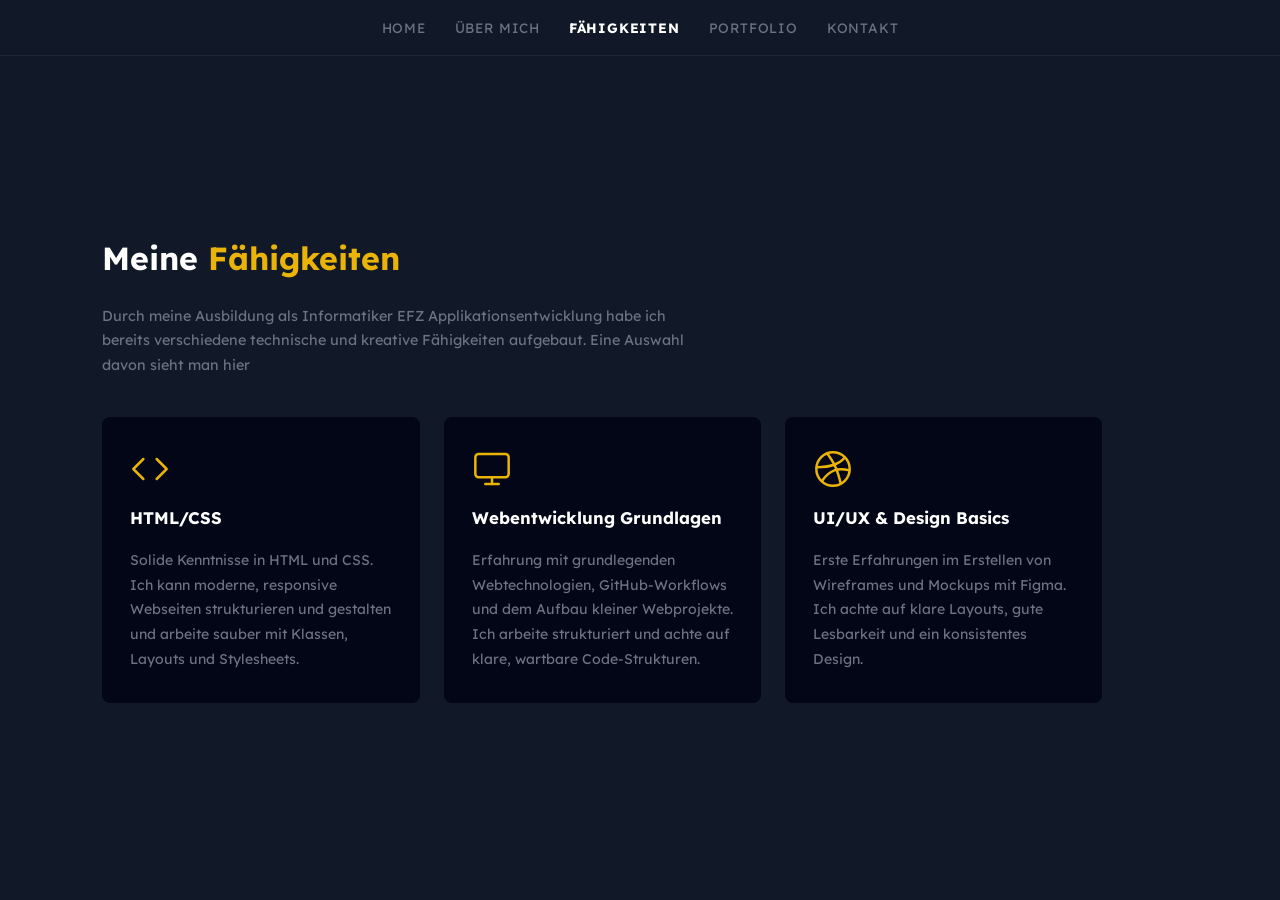
<file: faehigkeiten.html>
<!DOCTYPE html>
<html lang="de">
  <head>
    <meta charset="UTF-8" />
    <meta name="viewport" content="width=device-width, initial-scale=1.0" />
    <title>Silvan Schwarz – Fähigkeiten</title>
    <link rel="preconnect" href="https://fonts.googleapis.com" />
    <link rel="preconnect" href="https://fonts.gstatic.com" crossorigin />
    <link
      href="https://fonts.googleapis.com/css2?family=Lexend+Deca:wght@300;400;500;600;700;800&display=swap"
      rel="stylesheet" />
    <link rel="stylesheet" href="style.css" />
  </head>
  <body>

    <nav class="navbar navbar-faehigkeiten">
      <ul class="nav-list">
        <li><a href="index.html" class="nav-link">HOME</a></li>
        <li><a href="ueber-mich.html" class="nav-link">ÜBER MICH</a></li>
        <li><a href="faehigkeiten.html"
            class="nav-link active">FÄHIGKEITEN</a></li>
        <li><a href="portfolio.html" class="nav-link">PORTFOLIO</a></li>
        <li><a href="kontakt.html" class="nav-link">KONTAKT</a></li>
      </ul>
    </nav>

    <main class="page page-faehigkeiten">

      <div class="section-header">
        <h2 class="section-heading">Meine <span
            class="accent">Fähigkeiten</span></h2>
        <p class="section-subtext">
          Durch meine Ausbildung als Informatiker EFZ Applikationsentwicklung
          habe ich bereits
          verschiedene technische und kreative Fähigkeiten aufgebaut. Eine
          Auswahl davon sieht man hier
        </p>
      </div>

      <div class="skills-grid">

        <div class="skill-card">
          <div class="skill-icon">
            <svg xmlns="http://www.w3.org/2000/svg" width="40" height="40"
              viewBox="0 0 24 24" fill="none" stroke="currentColor"
              stroke-width="1.5" stroke-linecap="round" stroke-linejoin="round">
              <polyline points="16 18 22 12 16 6" />
              <polyline points="8 6 2 12 8 18" />
            </svg>
          </div>
          <h3 class="skill-title">HTML/CSS</h3>
          <p class="skill-text">
            Solide Kenntnisse in HTML und CSS.
            Ich kann moderne, responsive
            Webseiten strukturieren und
            gestalten und arbeite sauber mit
            Klassen, Layouts und Stylesheets.
          </p>
        </div>

        <div class="skill-card">
          <div class="skill-icon">
            <svg xmlns="http://www.w3.org/2000/svg" width="40" height="40"
              viewBox="0 0 24 24" fill="none" stroke="currentColor"
              stroke-width="1.5" stroke-linecap="round" stroke-linejoin="round">
              <rect x="2" y="3" width="20" height="14" rx="2" ry="2" />
              <line x1="8" y1="21" x2="16" y2="21" />
              <line x1="12" y1="17" x2="12" y2="21" />
            </svg>
          </div>
          <h3 class="skill-title">Webentwicklung Grundlagen</h3>
          <p class="skill-text">
            Erfahrung mit grundlegenden
            Webtechnologien,
            GitHub-Workflows und dem Aufbau
            kleiner Webprojekte. Ich arbeite
            strukturiert und achte auf klare,
            wartbare Code-Strukturen.
          </p>
        </div>

        <div class="skill-card">
          <div class="skill-icon">
            <svg xmlns="http://www.w3.org/2000/svg" width="40" height="40"
              viewBox="0 0 24 24" fill="none" stroke="currentColor"
              stroke-width="1.5" stroke-linecap="round" stroke-linejoin="round">
              <circle cx="12" cy="12" r="10" />
              <path
                d="M8.56 2.75c4.37 6.03 6.02 9.42 8.03 17.72m2.54-15.38c-3.72 4.35-8.94 5.66-16.88 5.85m19.5 1.9c-3.5-.93-6.63-.82-8.94 0-2.58.92-5.01 2.86-7.44 6.32" />
            </svg>
          </div>
          <h3 class="skill-title">UI/UX &amp; Design Basics</h3>
          <p class="skill-text">
            Erste Erfahrungen im Erstellen von
            Wireframes und Mockups mit Figma.
            Ich achte auf klare Layouts, gute
            Lesbarkeit und ein konsistentes
            Design.
          </p>
        </div>

      </div>

    </main>

  </body>
</html>
</file>
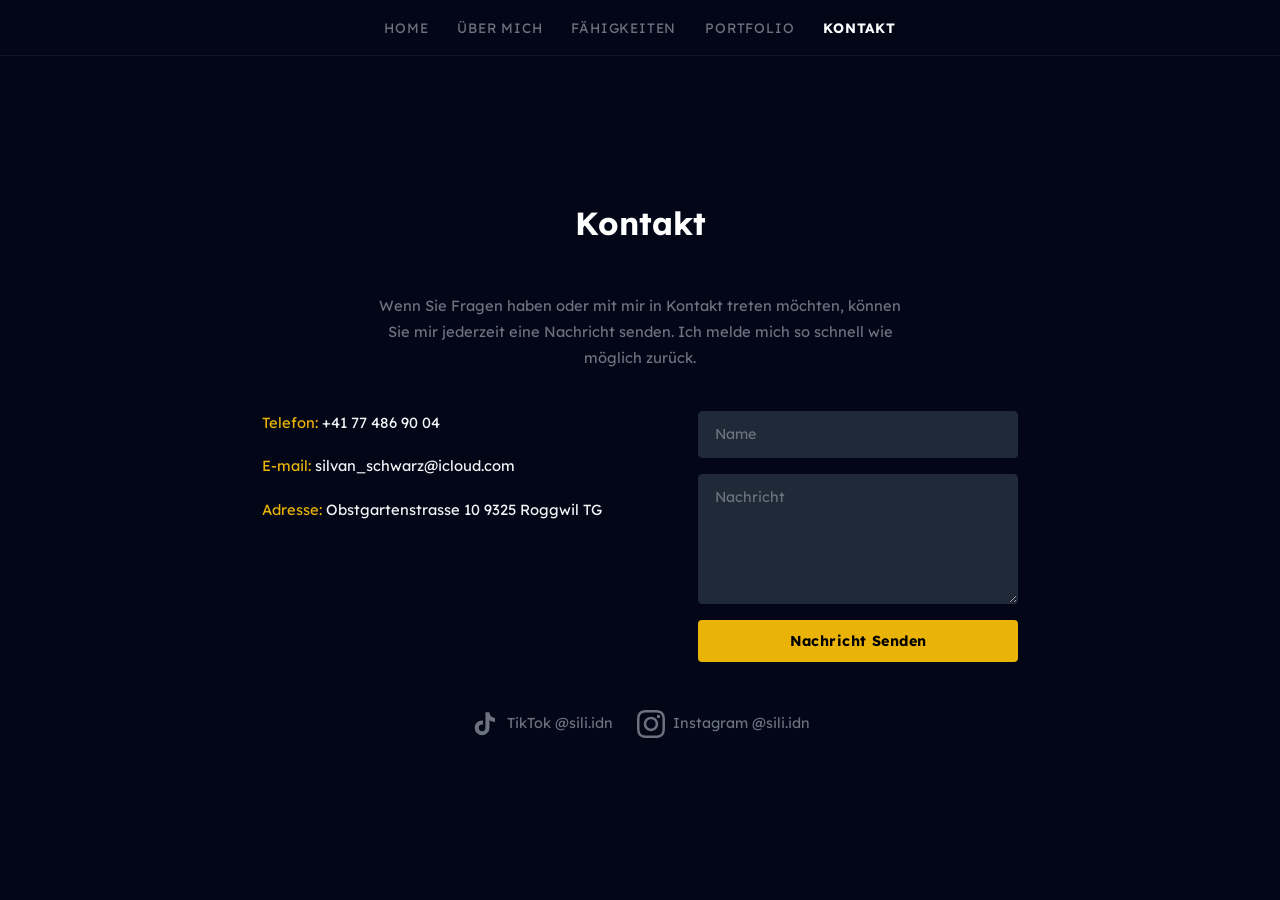
<file: kontakt.html>
<!DOCTYPE html>
<html lang="de">
  <head>
    <meta charset="UTF-8" />
    <meta name="viewport" content="width=device-width, initial-scale=1.0" />
    <title>Silvan Schwarz – Kontakt</title>
    <link rel="preconnect" href="https://fonts.googleapis.com" />
    <link rel="preconnect" href="https://fonts.gstatic.com" crossorigin />
    <link
      href="https://fonts.googleapis.com/css2?family=Lexend+Deca:wght@300;400;500;600;700;800&display=swap"
      rel="stylesheet" />
    <link rel="stylesheet" href="style.css" />
  </head>
  <body>

    <nav class="navbar navbar-kontakt">
      <ul class="nav-list">
        <li><a href="index.html" class="nav-link">HOME</a></li>
        <li><a href="ueber-mich.html" class="nav-link">ÜBER MICH</a></li>
        <li><a href="faehigkeiten.html" class="nav-link">FÄHIGKEITEN</a></li>
        <li><a href="portfolio.html" class="nav-link">PORTFOLIO</a></li>
        <li><a href="kontakt.html" class="nav-link active">KONTAKT</a></li>
      </ul>
    </nav>

    <main class="page page-kontakt">

      <h2 class="section-heading center">Kontakt</h2>
      <p class="kontakt-subtext">
        Wenn Sie Fragen haben oder mit mir in Kontakt treten möchten, können Sie
        mir
        jederzeit eine Nachricht senden. Ich melde mich so schnell wie möglich
        zurück.
      </p>

      <div class="kontakt-wrapper">
        <div class="kontakt-info">
          <p><span class="accent">Telefon:</span> +41 77 486 90 04</p>
          <p><span class="accent">E-mail:</span> silvan_schwarz@icloud.com</p>
          <p><span class="accent">Adresse:</span> Obstgartenstrasse 10 9325
            Roggwil TG</p>
        </div>
        <div class="kontakt-form">
          <input type="text" placeholder="Name" class="form-input" />
          <textarea placeholder="Nachricht" class="form-textarea"></textarea>
          <button class="btn-primary" type="button">Nachricht Senden</button>
        </div>
      </div>

      <div class="social-links">
        <a href="https://www.tiktok.com/@sili.idn" target="_blank"
          rel="noopener" class="social-link">

          <svg class="social-icon" xmlns="http://www.w3.org/2000/svg"
            viewBox="0 0 24 24">
            <path
              d="M19.59 6.69a4.83 4.83 0 01-3.77-4.25V2h-3.45v13.67a2.89 2.89 0 01-2.88 2.5 2.89 2.89 0 01-2.89-2.89 2.89 2.89 0 012.89-2.89c.28 0 .54.04.79.1V9.01a6.33 6.33 0 00-.79-.05 6.34 6.34 0 00-6.34 6.34 6.34 6.34 0 006.34 6.34 6.34 6.34 0 006.33-6.34V8.69a8.18 8.18 0 004.78 1.52V6.76a4.85 4.85 0 01-1.01-.07z" />
          </svg>
          TikTok @sili.idn
        </a>
        <a href="https://www.instagram.com/sili.idn" target="_blank"
          rel="noopener" class="social-link">

          <svg class="social-icon" xmlns="http://www.w3.org/2000/svg"
            viewBox="0 0 24 24">
            <path
              d="M12 2.163c3.204 0 3.584.012 4.85.07 3.252.148 4.771 1.691 4.919 4.919.058 1.265.069 1.645.069 4.849 0 3.205-.012 3.584-.069 4.849-.149 3.225-1.664 4.771-4.919 4.919-1.266.058-1.644.07-4.85.07-3.204 0-3.584-.012-4.849-.07-3.26-.149-4.771-1.699-4.919-4.92-.058-1.265-.07-1.644-.07-4.849 0-3.204.013-3.583.07-4.849.149-3.227 1.664-4.771 4.919-4.919 1.266-.057 1.645-.069 4.849-.069zm0-2.163c-3.259 0-3.667.014-4.947.072-4.358.2-6.78 2.618-6.98 6.98-.059 1.281-.073 1.689-.073 4.948 0 3.259.014 3.668.072 4.948.2 4.358 2.618 6.78 6.98 6.98 1.281.058 1.689.072 4.948.072 3.259 0 3.668-.014 4.948-.072 4.354-.2 6.782-2.618 6.979-6.98.059-1.28.073-1.689.073-4.948 0-3.259-.014-3.667-.072-4.947-.196-4.354-2.617-6.78-6.979-6.98-1.281-.059-1.69-.073-4.949-.073zm0 5.838c-3.403 0-6.162 2.759-6.162 6.162s2.759 6.163 6.162 6.163 6.162-2.759 6.162-6.163c0-3.403-2.759-6.162-6.162-6.162zm0 10.162c-2.209 0-4-1.79-4-4 0-2.209 1.791-4 4-4s4 1.791 4 4c0 2.21-1.791 4-4 4zm6.406-11.845c-.796 0-1.441.645-1.441 1.44s.645 1.44 1.441 1.44c.795 0 1.439-.645 1.439-1.44s-.644-1.44-1.439-1.44z" />
          </svg>
          Instagram @sili.idn
        </a>
      </div>

    </main>

  </body>
</html>
</file>
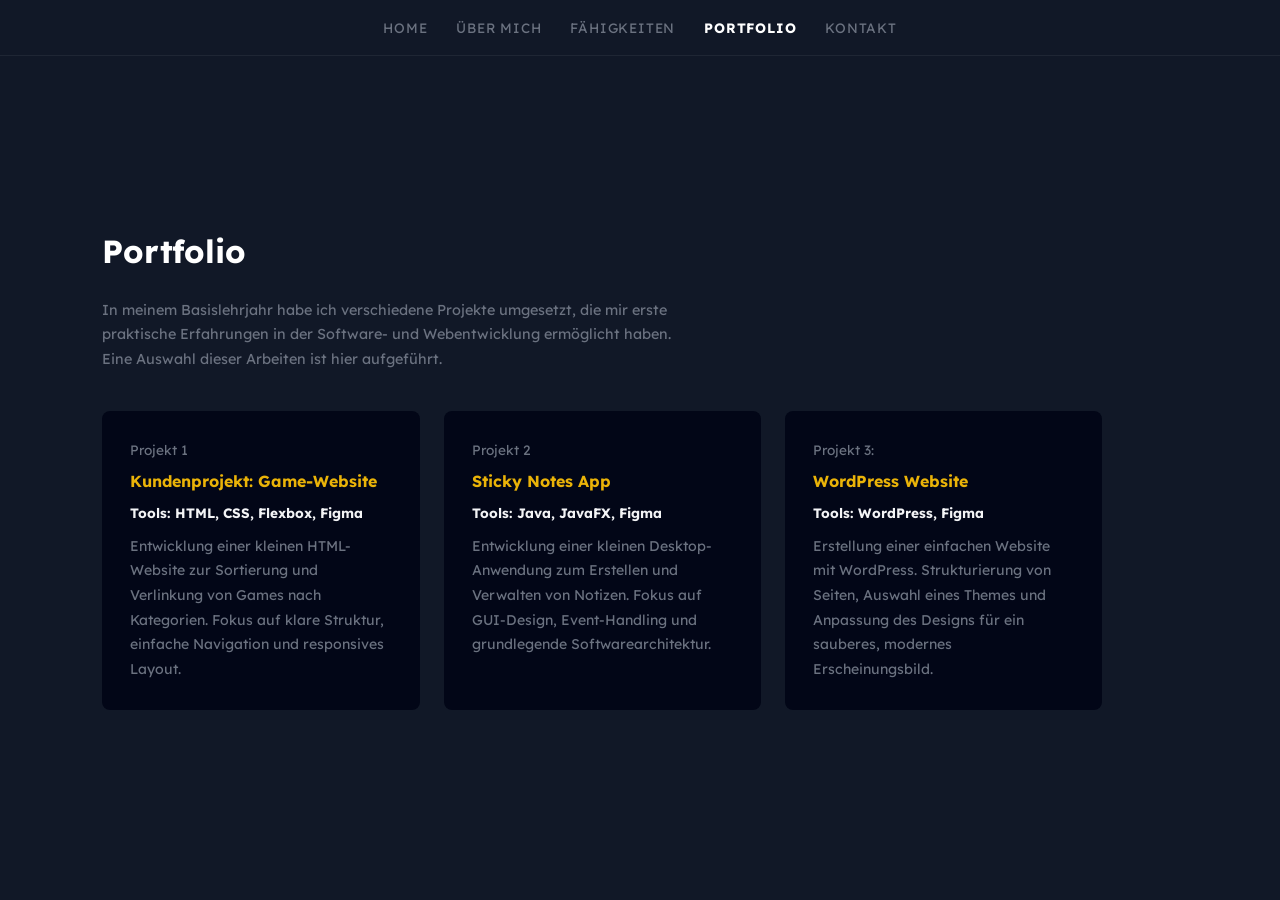
<file: portfolio.html>
<!DOCTYPE html>
<html lang="de">
<head>
  <meta charset="UTF-8" />
  <meta name="viewport" content="width=device-width, initial-scale=1.0" />
  <title>Silvan Schwarz – Portfolio</title>
  <link rel="preconnect" href="https://fonts.googleapis.com" />
  <link rel="preconnect" href="https://fonts.gstatic.com" crossorigin />
  <link href="https://fonts.googleapis.com/css2?family=Lexend+Deca:wght@300;400;500;600;700;800&display=swap" rel="stylesheet" />
  <link rel="stylesheet" href="style.css" />
</head>
<body>

  <nav class="navbar navbar-portfolio">
    <ul class="nav-list">
      <li><a href="index.html" class="nav-link">HOME</a></li>
      <li><a href="ueber-mich.html" class="nav-link">ÜBER MICH</a></li>
      <li><a href="faehigkeiten.html" class="nav-link">FÄHIGKEITEN</a></li>
      <li><a href="portfolio.html" class="nav-link active">PORTFOLIO</a></li>
      <li><a href="kontakt.html" class="nav-link">KONTAKT</a></li>
    </ul>
  </nav>

  <main class="page page-portfolio">

    <div class="section-header">
      <h2 class="section-heading">Portfolio</h2>
      <p class="section-subtext">
        In meinem Basislehrjahr habe ich verschiedene Projekte umgesetzt, die mir erste praktische
        Erfahrungen in der Software- und Webentwicklung ermöglicht haben. Eine Auswahl dieser
        Arbeiten ist hier aufgeführt.
      </p>
    </div>

    <div class="portfolio-grid">
      <div class="portfolio-card">
        <span class="project-label">Projekt 1</span>
        <h3 class="project-title">Kundenprojekt: Game-Website</h3>
        <p class="project-tools"><strong>Tools: HTML, CSS, Flexbox, Figma</strong></p>
        <p class="project-text">
          Entwicklung einer kleinen
          HTML-Website zur Sortierung und
          Verlinkung von Games nach
          Kategorien. Fokus auf klare Struktur,
          einfache Navigation und
          responsives Layout.
        </p>
      </div>
      <div class="portfolio-card">
        <span class="project-label">Projekt 2</span>
        <h3 class="project-title">Sticky Notes App</h3>
        <p class="project-tools"><strong>Tools: Java, JavaFX, Figma</strong></p>
        <p class="project-text">
          Entwicklung einer kleinen
          Desktop-Anwendung zum Erstellen
          und Verwalten von Notizen. Fokus
          auf GUI-Design, Event-Handling
          und grundlegende
          Softwarearchitektur.
        </p>
      </div>
      <div class="portfolio-card">
        <span class="project-label">Projekt 3:</span>
        <h3 class="project-title">WordPress Website</h3>
        <p class="project-tools"><strong>Tools: WordPress, Figma</strong></p>
        <p class="project-text">
          Erstellung einer einfachen Website
          mit WordPress. Strukturierung von
          Seiten, Auswahl eines Themes und
          Anpassung des Designs für ein
          sauberes, modernes
          Erscheinungsbild.
        </p>
      </div>
    </div>

  </main>

</body>
</html>
</file>
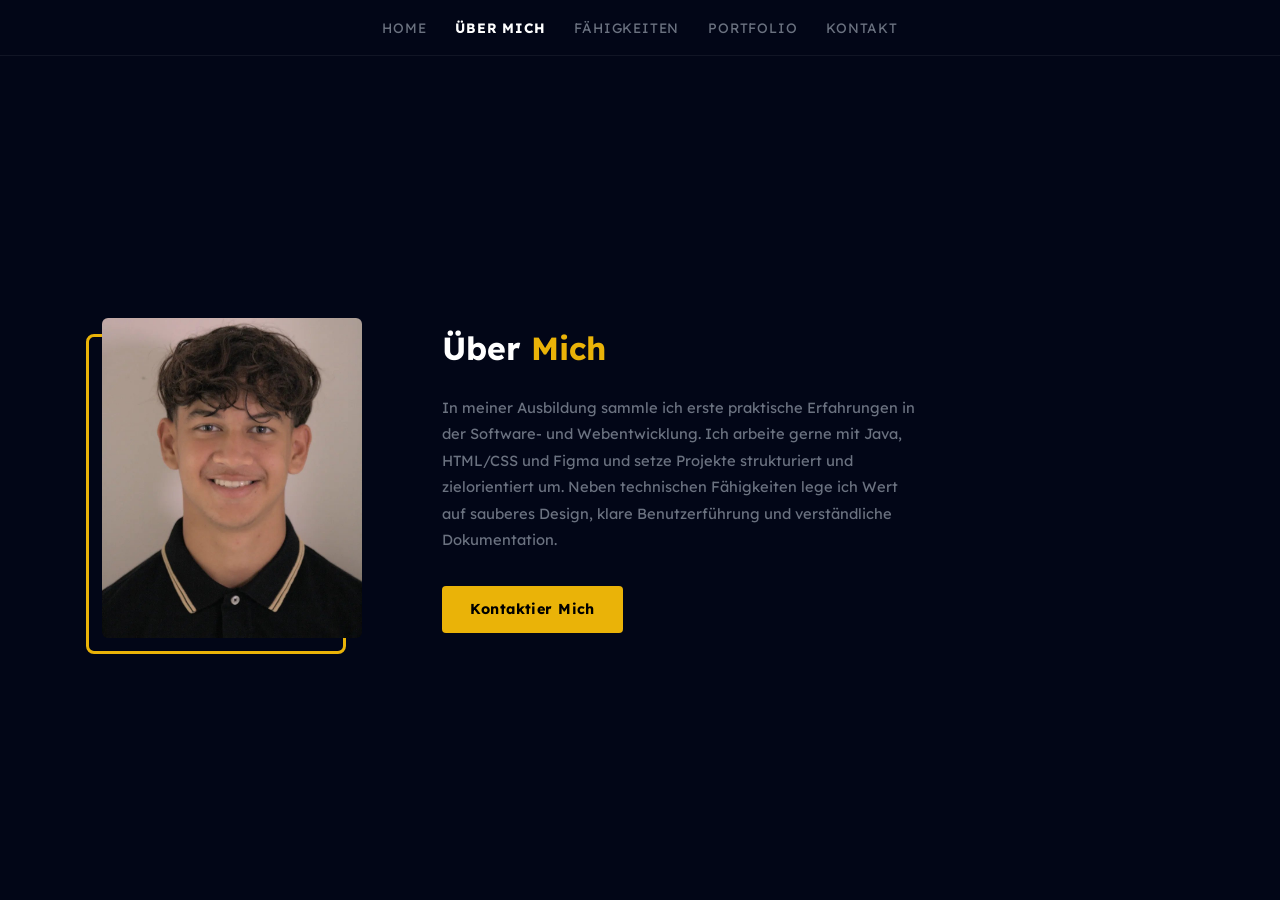
<file: ueber-mich.html>
<!DOCTYPE html>
<html lang="de">
<head>
  <meta charset="UTF-8" />
  <meta name="viewport" content="width=device-width, initial-scale=1.0" />
  <title>Silvan Schwarz – Über Mich</title>
  <link rel="preconnect" href="https://fonts.googleapis.com" />
  <link rel="preconnect" href="https://fonts.gstatic.com" crossorigin />
  <link href="https://fonts.googleapis.com/css2?family=Lexend+Deca:wght@300;400;500;600;700;800&display=swap" rel="stylesheet" />
  <link rel="stylesheet" href="style.css" />
</head>
<body>

  <nav class="navbar navbar-ueber">
    <ul class="nav-list">
      <li><a href="index.html" class="nav-link">HOME</a></li>
      <li><a href="ueber-mich.html" class="nav-link active">ÜBER MICH</a></li>
      <li><a href="faehigkeiten.html" class="nav-link">FÄHIGKEITEN</a></li>
      <li><a href="portfolio.html" class="nav-link">PORTFOLIO</a></li>
      <li><a href="kontakt.html" class="nav-link">KONTAKT</a></li>
    </ul>
  </nav>

  <main class="page page-ueber">

    <div class="ueber-image-wrapper">
      <img src="portrait.jpg" alt="Silvan Schwarz" class="portrait" />
    </div>

    <div class="ueber-content">
      <h2 class="section-heading">Über <span class="accent">Mich</span></h2>
      <p class="ueber-text">
        In meiner Ausbildung sammle ich erste praktische Erfahrungen
        in der Software- und Webentwicklung. Ich arbeite gerne mit
        Java, HTML/CSS und Figma und setze Projekte strukturiert und zielorientiert um.
        Neben technischen Fähigkeiten lege ich Wert auf sauberes Design, klare Benutzerführung
        und verständliche Dokumentation.
      </p>
      <a href="kontakt.html" class="btn-primary">Kontaktier Mich</a>
    </div>

  </main>

</body>
</html>
</file>
<file: style.css>
@import url("https://fonts.googleapis.com/css2?family=Lexend+Deca:wght@300;400;500;600;700;800&display=swap");

:root {
  --color-accent: #eab308;
  --color-dark: #020617;
  --color-mid: #111827;
  --color-card-light: #1f2937;
  --color-card-dark: #020617;
  --color-text-primary: #f3f4f6;
  --color-text-muted: #6b7280;
  --color-text-subtle: #6b7280;
  --color-white: #ffffff;
  --color-black: #000000;
  --font-main: "Lexend Deca", "Segoe UI", sans-serif;
  --nav-height: 56px;
}

*,
*::before,
*::after {
  box-sizing: border-box;
  margin: 0;
  padding: 0;
}

body {
  font-family: var(--font-main);
  color: var(--color-text-primary);
  line-height: 1.6;
  font-size: 15px;
  min-height: 100vh;
}

img {
  max-width: 100%;
  display: block;
}

.navbar {
  position: fixed;
  top: 0;
  left: 0;
  width: 100%;
  height: var(--nav-height);
  border-bottom: 1px solid rgba(255, 255, 255, 0.06);
  z-index: 100;
  display: flex;
  align-items: center;
  justify-content: center;
}

.nav-list {
  list-style: none;
  display: flex;
  gap: 1.8rem;
}

.nav-link {
  text-decoration: none;
  color: var(--color-text-muted);
  font-size: 0.85rem;
  font-weight: 400;
  letter-spacing: 0.06em;
  font-family: var(--font-main);
}

.nav-link:hover {
  color: var(--color-white);
}

.nav-link.active {
  color: var(--color-white);
  font-weight: 700;
}

.page {
  padding-top: var(--nav-height);
  min-height: 100vh;
  display: flex;
  align-items: center;
}

.page-home {
  background-color: #111827;
  flex-direction: column;
  align-items: stretch;
  padding-top: var(--nav-height);
}

.navbar-home {
  background-color: #020617;
}

.home-hero {
  display: flex;
  align-items: center;
  justify-content: space-between;
  padding: 80px 8%;
  gap: 3rem;
  min-height: calc(100vh - var(--nav-height));
}

.home-content {
  max-width: 480px;
}

.home-title {
  font-size: 2.5rem;
  font-weight: 800;
  color: var(--color-white);
  margin-bottom: 1rem;
}

.home-text {
  color: var(--color-text-muted);
  font-size: 0.92rem;
  line-height: 1.8;
}

.home-visual {
  display: flex;
  align-items: center;
  justify-content: flex-end;
  padding-right: 6%;
}

.code-icon {
  width: 240px;
  height: auto;
  opacity: 0.9;
}

.home-einblick {
  padding: 60px 8% 80px;
  border-top: 1px solid rgba(255, 255, 255, 0.06);
}

.einblick-title {
  font-size: 2rem;
  font-weight: 700;
  color: var(--color-white);
  margin-bottom: 2rem;
}

.video-wrapper {
  width: 100%;
  max-width: 900px;
}

.video-wrapper video {
  width: 100%;
  border-radius: 8px;
  background-color: #020617;
}

.page-ueber {
  background-color: #020617;
  padding: calc(var(--nav-height) + 80px) 8% 80px;
  gap: 5rem;
}

.navbar-ueber {
  background-color: #020617;
}

.ueber-image-wrapper {
  flex-shrink: 0;
  position: relative;
  width: 260px;
  height: 320px;
}

.ueber-image-wrapper::before {
  content: "";
  position: absolute;
  top: 16px;
  left: -16px;
  width: 100%;
  height: 100%;
  border: 3px solid var(--color-accent);
  border-radius: 8px;
  z-index: 0;
}

.portrait {
  position: relative;
  z-index: 1;
  width: 100%;
  height: 100%;
  object-fit: cover;
  border-radius: 6px;
}

.ueber-content {
  max-width: 480px;
}

.section-heading {
  font-size: 2rem;
  font-weight: 700;
  color: var(--color-white);
  margin-bottom: 1.25rem;
}

.section-heading.center {
  text-align: center;
}

.ueber-text {
  color: var(--color-text-muted);
  font-size: 0.92rem;
  line-height: 1.8;
  margin-bottom: 2rem;
}

.btn-primary {
  display: inline-block;
  background-color: var(--color-accent);
  color: var(--color-black);
  font-weight: 700;
  font-size: 0.9rem;
  padding: 0.75rem 1.75rem;
  border-radius: 4px;
  text-decoration: none;
  border: none;
  cursor: pointer;
  letter-spacing: 0.03em;
  font-family: var(--font-main);
}

.btn-primary:hover {
  background-color: #d49e00;
}

.page-faehigkeiten {
  background-color: #111827;
  flex-direction: column;
  align-items: flex-start;
  justify-content: center;
  padding: calc(var(--nav-height) + 60px) 8% 80px;
  gap: 2.5rem;
}

.navbar-faehigkeiten {
  background-color: #111827;
}

.section-header {
  max-width: 600px;
}

.section-subtext {
  color: var(--color-text-muted);
  font-size: 0.9rem;
  margin-top: 0.75rem;
  line-height: 1.7;
}

.skills-grid {
  display: grid;
  grid-template-columns: repeat(3, 1fr);
  gap: 1.5rem;
  width: 100%;
  max-width: 1000px;
}

.skill-card {
  background-color: #020617;
  border-radius: 8px;
  padding: 2rem 1.75rem;
  display: flex;
  flex-direction: column;
  gap: 1rem;
}

.skill-icon {
  color: var(--color-accent);
  width: 40px;
  height: 40px;
}

.skill-title {
  font-size: 1.05rem;
  font-weight: 700;
  color: var(--color-white);
}

.skill-text {
  color: var(--color-text-muted);
  font-size: 0.88rem;
  line-height: 1.75;
}

.page-portfolio {
  background-color: #111827;
  flex-direction: column;
  align-items: flex-start;
  justify-content: center;
  padding: calc(var(--nav-height) + 60px) 8% 80px;
  gap: 2.5rem;
}

.navbar-portfolio {
  background-color: #111827;
}

.portfolio-grid {
  display: grid;
  grid-template-columns: repeat(3, 1fr);
  gap: 1.5rem;
  width: 100%;
  max-width: 1000px;
}

.portfolio-card {
  background-color: #020617;
  border-radius: 8px;
  padding: 1.75rem;
  display: flex;
  flex-direction: column;
  gap: 0.6rem;
}

.project-label {
  color: var(--color-text-muted);
  font-size: 0.85rem;
}

.project-title {
  color: var(--color-accent);
  font-size: 1rem;
  font-weight: 700;
  line-height: 1.4;
}

.project-tools {
  color: var(--color-text-primary);
  font-size: 0.85rem;
}

.project-text {
  color: var(--color-text-muted);
  font-size: 0.88rem;
  line-height: 1.75;
}

.page-kontakt {
  background-color: #020617;
  flex-direction: column;
  align-items: center;
  justify-content: center;
  padding: calc(var(--nav-height) + 60px) 8% 80px;
  gap: 1.5rem;
  text-align: center;
}

.navbar-kontakt {
  background-color: #020617;
}

.kontakt-subtext {
  color: var(--color-text-muted);
  font-size: 0.92rem;
  max-width: 540px;
  line-height: 1.75;
}

.kontakt-wrapper {
  display: flex;
  gap: 6rem;
  align-items: flex-start;
  margin-top: 1rem;
  text-align: left;
}

.kontakt-info {
  display: flex;
  flex-direction: column;
  gap: 1.25rem;
  font-size: 0.92rem;
  color: var(--color-text-primary);
}

.kontakt-form {
  display: flex;
  flex-direction: column;
  gap: 1rem;
  min-width: 320px;
}

.form-input,
.form-textarea {
  background-color: #1f2937;
  border: 1px solid #1f2937;
  border-radius: 4px;
  color: var(--color-text-primary);
  font-family: var(--font-main);
  font-size: 0.9rem;
  padding: 0.85rem 1rem;
  outline: none;
  width: 100%;
}

.form-input::placeholder,
.form-textarea::placeholder {
  color: var(--color-text-subtle);
}

.form-input:focus,
.form-textarea:focus {
  border-color: var(--color-text-subtle);
}

.form-textarea {
  min-height: 130px;
  resize: vertical;
}

.social-links {
  display: flex;
  gap: 1.5rem;
  justify-content: center;
  margin-top: 1.5rem;
}

.social-link {
  display: flex;
  align-items: center;
  gap: 0.5rem;
  text-decoration: none;
  color: var(--color-text-muted);
  font-size: 0.9rem;
  font-family: var(--font-main);
}

.social-link:hover {
  color: var(--color-white);
}

.social-icon {
  width: 28px;
  height: 28px;
  fill: currentColor;
}

.accent {
  color: var(--color-accent);
}

/* ===== TABLET (max-width: 1024px) ===== */
@media (max-width: 1024px) {
  .skills-grid,
  .portfolio-grid {
    grid-template-columns: repeat(2, 1fr);
  }

  .home-hero {
    padding: 60px 6%;
  }

  .home-content {
    max-width: 420px;
  }

  .code-icon {
    width: 200px;
  }
}

/* ===== SMALL TABLET (max-width: 768px) ===== */
@media (max-width: 768px) {
  .nav-list {
    gap: 1.2rem;
  }

  .nav-link {
    font-size: 0.78rem;
  }

  .home-hero {
    flex-direction: column;
    align-items: flex-start;
    padding: 50px 6%;
    gap: 2rem;
  }

  .home-visual {
    padding-right: 0;
    justify-content: flex-start;
  }

  .code-icon {
    width: 160px;
  }

  .home-einblick {
    padding: 40px 6% 60px;
  }

  .einblick-title {
    font-size: 1.6rem;
  }

  .page-ueber {
    flex-direction: column;
    gap: 2.5rem;
    padding: calc(var(--nav-height) + 50px) 6% 60px;
  }

  .ueber-image-wrapper {
    width: 220px;
    height: 270px;
  }

  .section-heading {
    font-size: 1.7rem;
  }

  .page-faehigkeiten,
  .page-portfolio {
    padding: calc(var(--nav-height) + 50px) 6% 60px;
  }

  .page-kontakt {
    padding: calc(var(--nav-height) + 50px) 6% 60px;
  }

  .kontakt-wrapper {
    flex-direction: column;
    gap: 2rem;
  }

  .kontakt-form {
    min-width: unset;
    width: 100%;
  }
}

/* ===== MOBILE (max-width: 480px) ===== */
@media (max-width: 480px) {
  .nav-list {
    gap: 0.65rem;
  }

  .nav-link {
    font-size: 0.68rem;
    letter-spacing: 0.03em;
  }

  .home-hero {
    padding: 40px 5%;
    min-height: auto;
  }

  .home-title {
    font-size: 1.75rem;
  }

  .home-text {
    font-size: 0.88rem;
  }

  .code-icon {
    width: 130px;
  }

  .home-einblick {
    padding: 30px 5% 50px;
  }

  .einblick-title {
    font-size: 1.35rem;
  }

  .section-heading {
    font-size: 1.4rem;
  }

  .page-ueber {
    padding: calc(var(--nav-height) + 35px) 5% 50px;
  }

  .ueber-image-wrapper {
    width: 180px;
    height: 230px;
  }

  .ueber-text {
    font-size: 0.88rem;
  }

  .page-faehigkeiten,
  .page-portfolio {
    padding: calc(var(--nav-height) + 35px) 5% 50px;
  }

  .skills-grid,
  .portfolio-grid {
    grid-template-columns: 1fr;
  }

  .page-kontakt {
    padding: calc(var(--nav-height) + 35px) 5% 50px;
  }

  .kontakt-subtext {
    font-size: 0.88rem;
  }

  .social-links {
    flex-direction: column;
    align-items: center;
    gap: 1rem;
  }
}
</file>
